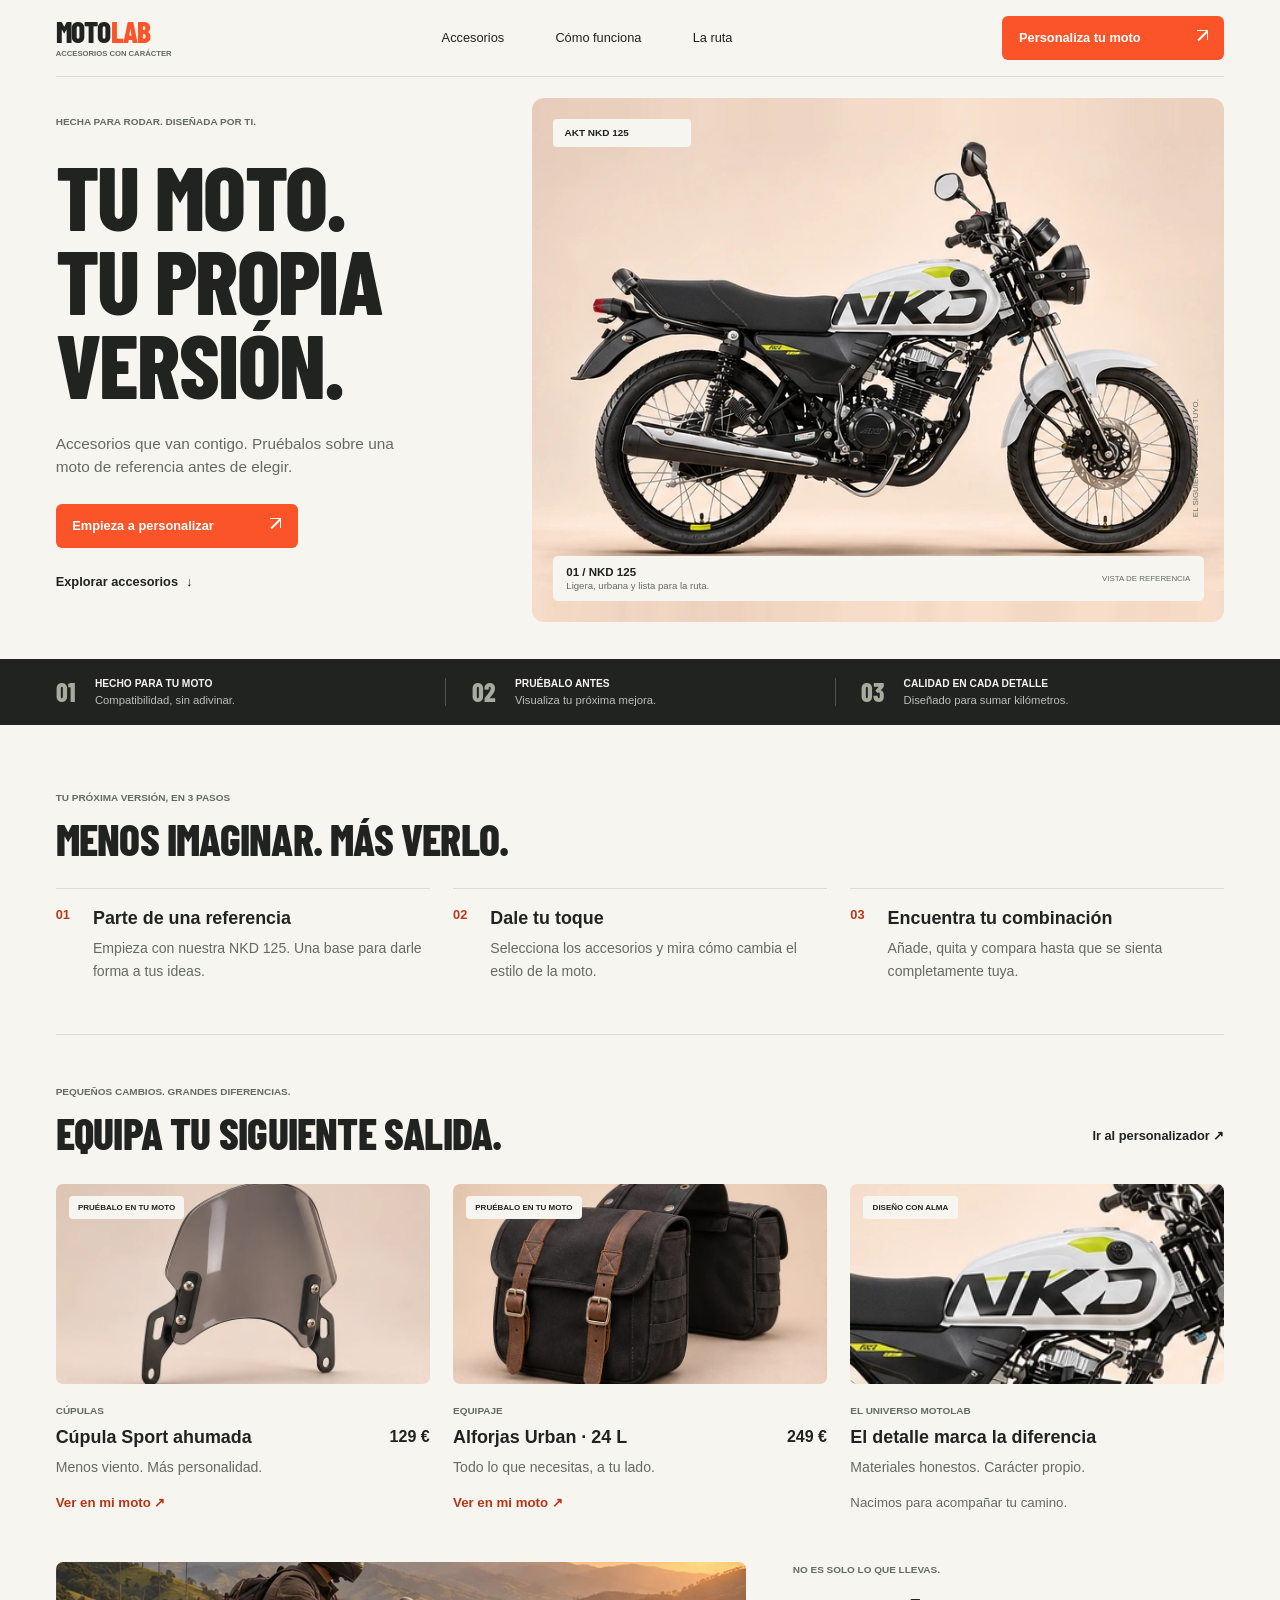
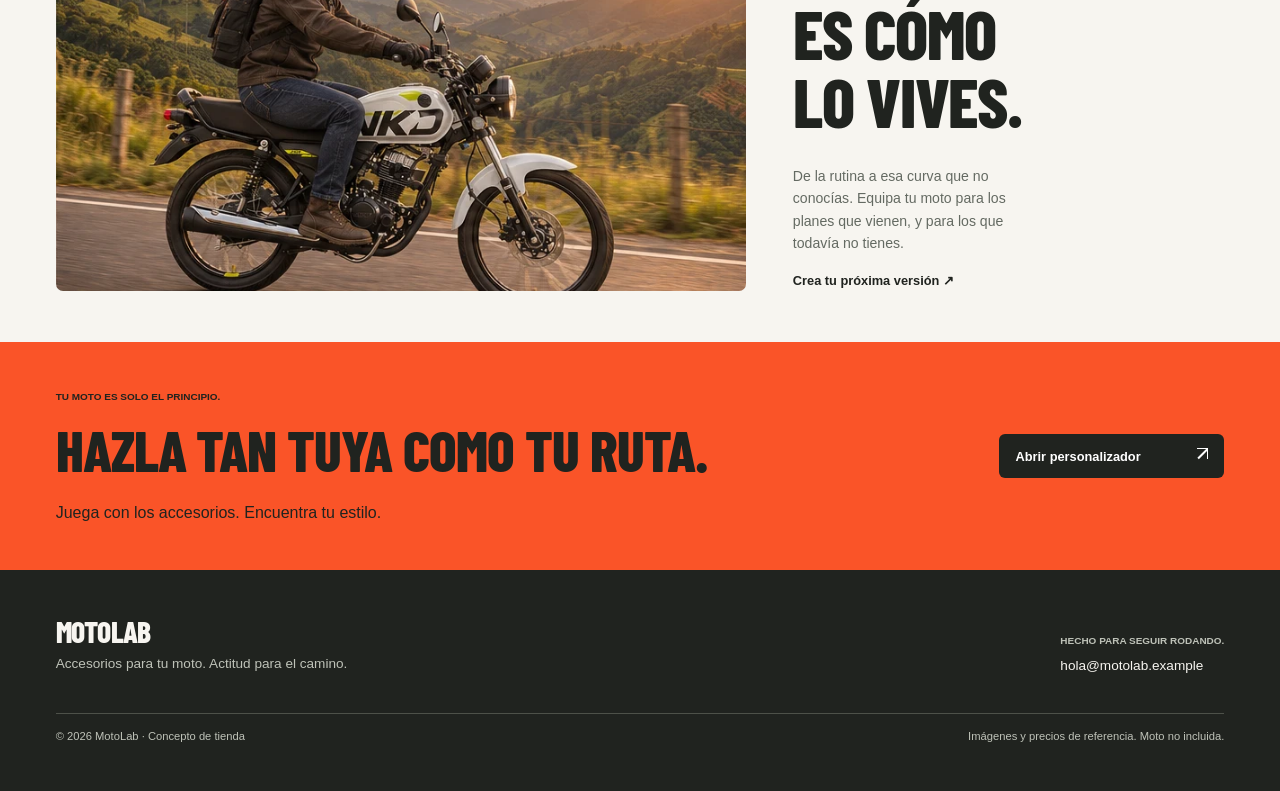
<file: frontend/index.html>
<!doctype html>
<html lang="es">
<head>
  <meta charset="utf-8">
  <meta name="viewport" content="width=device-width, initial-scale=1">
  <meta name="theme-color" content="#f7f5f0">
  <title>MotoLab · Tu estilo NKD</title>
  <link rel="stylesheet" href="css/base.css">
  <link rel="stylesheet" href="css/inicio.css">
  <script type="module" src="js/inicio.js"></script>
</head>
<body>
  <a href="#contenido" class="skip">Saltar al contenido</a>
  <header class="topbar wrap">
    <a class="brand" href="index.html" aria-label="MotoLab, inicio">MOTO<span>LAB</span><small>Accesorios con carácter</small></a>
    <nav aria-label="Navegación principal"><a href="#accesorios">Accesorios</a><a href="#pasos">Cómo funciona</a><a href="#ruta">La ruta</a></nav>
    <a class="btn" href="editor.html">Personaliza tu moto <span aria-hidden="true">↗</span></a>
  </header>
  <main id="contenido">
    <section class="hero wrap" aria-labelledby="titulo">
      <div class="hero-copy">
        <p class="eyebrow">Hecha para rodar. Diseñada por ti.</p>
        <h1 id="titulo">Tu moto.<br>Tu propia<br>versión.</h1>
        <p class="intro">Accesorios que van contigo. Pruébalos sobre una moto de referencia antes de elegir.</p>
        <a class="btn" href="editor.html">Empieza a personalizar <span aria-hidden="true">↗</span></a>
        <a class="text-link" href="#accesorios">Explorar accesorios <span aria-hidden="true">↓</span></a>
      </div>
      <figure class="bike-card">
        <img src="assets/img/nkd-125.webp" width="768" height="610" fetchpriority="high" alt="AKT NKD 125 blanca de perfil, con asiento negro y ruedas de radios">
        <span class="tag model-tag">AKT NKD 125</span>
        <span class="vertical-note">El siguiente nivel es tuyo.</span>
        <figcaption><div><strong>01 / NKD 125</strong><small>Ligera, urbana y lista para la ruta.</small></div><span>Vista de referencia</span></figcaption>
      </figure>
    </section>
    <div class="benefits"><ul class="wrap">
      <li><b>01</b><div><strong>Hecho para tu moto</strong><small>Compatibilidad, sin adivinar.</small></div></li>
      <li><b>02</b><div><strong>Pruébalo antes</strong><small>Visualiza tu próxima mejora.</small></div></li>
      <li><b>03</b><div><strong>Calidad en cada detalle</strong><small>Diseñado para sumar kilómetros.</small></div></li>
    </ul></div>
    <section id="pasos" class="wrap section" data-reveal>
      <p class="eyebrow">Tu próxima versión, en 3 pasos</p>
      <h2>Menos imaginar. Más verlo.</h2>
      <ol class="steps">
        <li><div><h3>Parte de una referencia</h3><p>Empieza con nuestra NKD 125. Una base para darle forma a tus ideas.</p></div></li>
        <li><div><h3>Dale tu toque</h3><p>Selecciona los accesorios y mira cómo cambia el estilo de la moto.</p></div></li>
        <li><div><h3>Encuentra tu combinación</h3><p>Añade, quita y compara hasta que se sienta completamente tuya.</p></div></li>
      </ol>
    </section>
    <section id="accesorios" class="wrap section catalog" data-reveal>
      <p class="eyebrow">Pequeños cambios. Grandes diferencias.</p>
      <div class="section-heading"><h2>Equipa tu siguiente salida.</h2><a class="text-link" href="editor.html">Ir al personalizador ↗</a></div>
      <div class="grid" id="productos">
        <article class="feature"><div class="tile"><img loading="lazy" src="assets/img/detalle.webp" alt="Detalle del depósito y el motor de la NKD"><span class="tag">Diseño con alma</span></div><p class="eyebrow">El universo MotoLab</p><h3>El detalle marca la diferencia</h3><p>Materiales honestos. Carácter propio.</p><small>Nacimos para acompañar tu camino.</small></article>
      </div>
    </section>
    <section class="wrap route" id="ruta" data-reveal>
      <img loading="lazy" src="assets/img/ruta.webp" alt="Motociclista en una carretera de montaña al atardecer">
      <div><p class="eyebrow">No es solo lo que llevas.</p><h2>Es cómo<br>lo vives.</h2><p>De la rutina a esa curva que no conocías. Equipa tu moto para los planes que vienen, y para los que todavía no tienes.</p><a class="text-link" href="editor.html">Crea tu próxima versión ↗</a></div>
    </section>
    <section class="cta"><div class="wrap"><div><p class="eyebrow">Tu moto es solo el principio.</p><h2>Hazla tan tuya como tu ruta.</h2><p>Juega con los accesorios. Encuentra tu estilo.</p></div><a class="btn dark" href="editor.html">Abrir personalizador <span aria-hidden="true">↗</span></a></div></section>
  </main>
  <footer><div class="wrap"><div class="footer-main"><div><strong class="brand">MOTOLAB</strong><p>Accesorios para tu moto. Actitud para el camino.</p></div><div><p class="eyebrow">Hecho para seguir rodando.</p><a href="mailto:hola@motolab.example">hola@motolab.example</a></div></div><div class="fineprint"><span>© 2026 MotoLab · Concepto de tienda</span><span>Imágenes y precios de referencia. Moto no incluida.</span></div></div></footer>
</body>
</html>
</file>
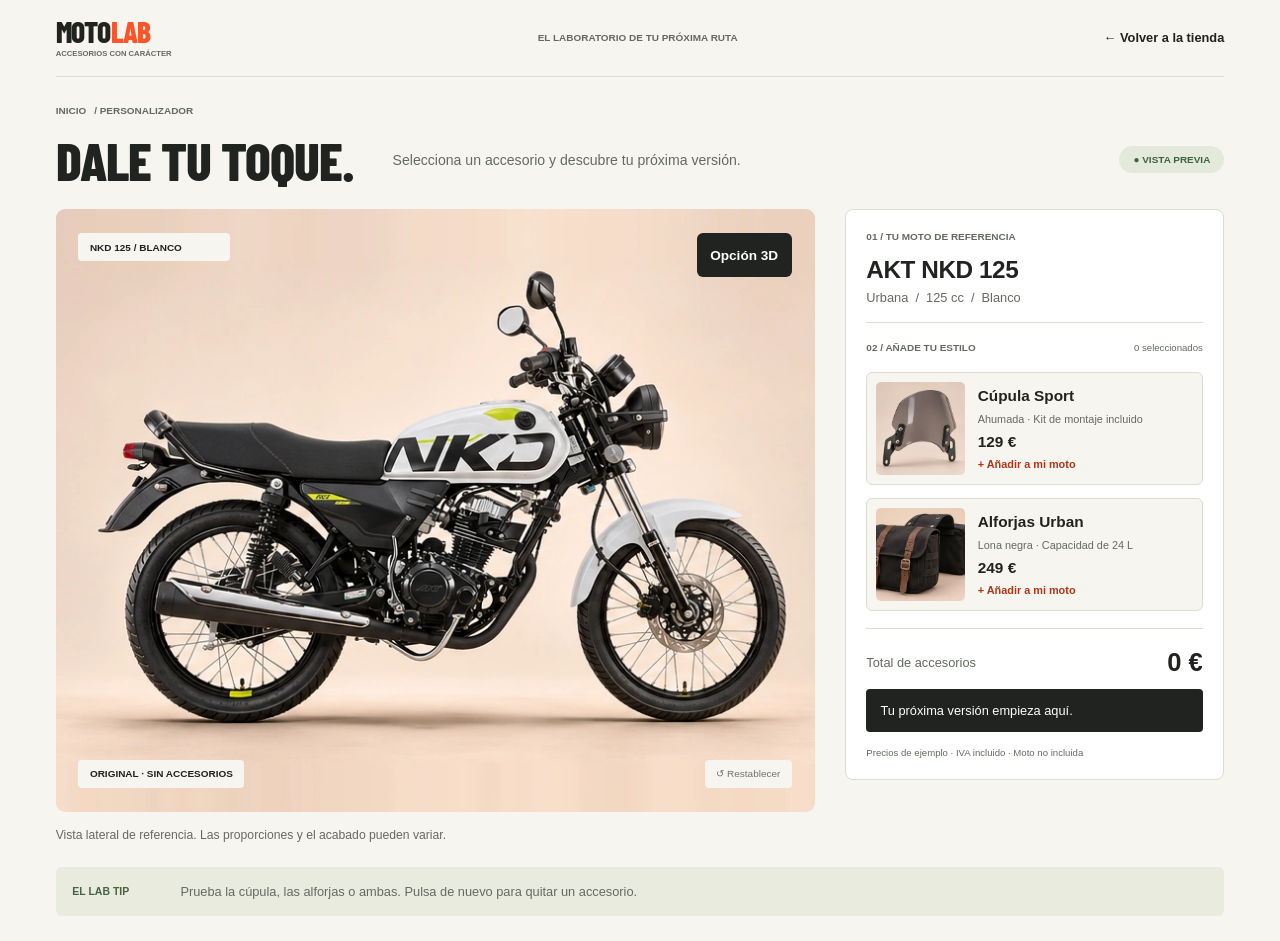
<file: frontend/editor.html>
<!doctype html>
<html lang="es">
<head>
  <meta charset="utf-8">
  <meta name="viewport" content="width=device-width, initial-scale=1">
  <meta name="theme-color" content="#f7f5f0">
  <title>Personaliza tu NKD 125 · MotoLab</title>
  <link rel="stylesheet" href="css/base.css">
  <link rel="stylesheet" href="css/editor.css">
  <script type="module" src="js/editor.js"></script>
</head>
<body>
  <a class="skip" href="#contenido">Saltar al contenido</a>
  <header class="topbar wrap">
    <a class="brand" href="index.html" aria-label="MotoLab, inicio">MOTO<span>LAB</span><small>Accesorios con carácter</small></a>
    <span class="eyebrow studio">El laboratorio de tu próxima ruta</span>
    <a class="text-link" href="index.html">← Volver a la tienda</a>
  </header>
  <main class="wrap editor" id="contenido">
    <nav class="eyebrow crumbs" aria-label="Ruta de navegación"><a href="index.html">Inicio</a> / Personalizador</nav>
    <div class="editor-title"><h1>Dale tu toque.</h1><p>Selecciona un accesorio y descubre tu próxima versión.</p><span class="preview">● Vista previa</span></div>
    <div class="workbench">
      <figure><div class="scene">
        <img class="base-bike" src="assets/img/nkd-125.webp" width="768" height="610" alt="Vista lateral de la NKD 125 blanca">
        <div id="capas" aria-hidden="true"></div>
        <button type="button" id="cambiar-vista" aria-controls="visor" aria-expanded="false" hidden>Opción 3D</button>
        <canvas id="visor" tabindex="0" aria-label="Modelo 3D de la NKD 125" aria-describedby="ayuda-visor" hidden></canvas>
        <span class="tag model-tag">NKD 125 / Blanco</span>
        <div class="scene-controls"><span class="tag" id="combinacion">Original · Sin accesorios</span><button class="tag" id="reset" type="button">↺ Restablecer</button></div>
      </div><figcaption id="ayuda-visor" aria-live="polite">Vista lateral de referencia. Las proporciones y el acabado pueden variar.</figcaption></figure>
      <section class="panel" aria-label="Configuración de accesorios">
        <p class="eyebrow">01 / Tu moto de referencia</p><h2>AKT NKD 125</h2><p class="description">Urbana &nbsp;/&nbsp; 125 cc &nbsp;/&nbsp; Blanco</p>
        <div class="panel-subhead"><span class="eyebrow">02 / Añade tu estilo</span><small id="cantidad">0 seleccionados</small></div>
        <div id="opciones"></div><noscript>Activa JavaScript para probar los accesorios.</noscript>
        <div class="total"><span>Total de accesorios</span><strong id="precio">0 €</strong></div>
        <p id="estado" class="message" role="status"></p><small class="disclaimer">Precios de ejemplo · IVA incluido · Moto no incluida</small>
      </section>
    </div>
    <aside class="tip"><strong>El Lab Tip</strong><span>Prueba la cúpula, las alforjas o ambas. Pulsa de nuevo para quitar un accesorio.</span></aside>
  </main>
</body>
</html>
</file>
<file: frontend/css/base.css>
@font-face {
  font-family: "Barlow Condensed";
  src: url("../assets/fonts/barlow-condensed-800.woff2") format("woff2");
  font-weight: 800;
  font-display: swap;
}
:root {
  --paper: #f7f5f0;
  --ink: #20231f;
  --muted: #646a62;
  --orange: #fa5428;
  --line: #dcdcd4;
  --display: "Barlow Condensed", Impact, sans-serif;
  color: var(--ink);
  background: var(--paper);
  font-family: Arial, Helvetica, sans-serif;
  scroll-behavior: smooth;
}
* { box-sizing: border-box; }
body, figure, h1, h2, h3, p { margin: 0; }
img { display: block; max-width: 100%; }
button { font: inherit; cursor: pointer; }
a { color: inherit; text-decoration: none; }
a:focus-visible, button:focus-visible { outline: 3px solid #225bbc; outline-offset: 4px; }
.wrap { width: min(91.3%, 1440px); margin-inline: auto; }
h1, h2, .brand { font-family: var(--display); font-weight: 800; text-transform: uppercase; }
h1, h2 { line-height: .97; letter-spacing: -.018em; }
h2 { font-size: clamp(2rem, 3.4vw, 3.6rem); }
h3 { font-size: clamp(1rem, 1.4vw, 1.35rem); line-height: 1.25; }
.eyebrow, .tag, .preview { font-size: clamp(.6rem, .78vw, .75rem); font-weight: 700; text-transform: uppercase; }
.eyebrow { color: var(--muted); }
.topbar { display: flex; align-items: center; justify-content: space-between; gap: 1.5rem; min-height: clamp(68px, 6vw, 94px); border-bottom: 1px solid var(--line); }
.brand { display: inline-block; font-size: clamp(1.65rem, 2.3vw, 2.4rem); line-height: .88; letter-spacing: -.025em; }
.brand span { color: var(--orange); }
.brand small { display: block; margin-top: .32rem; font: 600 clamp(.47rem, .6vw, .64rem)/1 Arial, sans-serif; color: var(--muted); letter-spacing: 0; }
.btn { display: inline-flex; align-items: center; justify-content: space-between; gap: clamp(1.5rem, 4vw, 4rem); border-radius: 6px; background: var(--orange); color: #fff; padding: .9em 1.3em; min-height: 44px; font-size: clamp(.8rem, 1vw, 1rem); font-weight: 700; }
.btn span { position: relative; width: .9em; height: .9em; font-size: 1.1rem; color: transparent; }
.btn span::before, .btn span::after { content: ""; position: absolute; }
.btn span::before { width: 85%; height: 1.5px; right: 0; top: 0; background: white; transform-origin: right center; transform: rotate(-45deg); }
.btn span::after { width: 60%; height: 60%; top: 0; right: 0; border-top: 1.5px solid white; border-right: 1.5px solid white; }
.btn:hover { background: #d94720; }
.btn.dark { background: var(--ink); }
.btn.dark:hover { background: #383c35; }
.text-link { display: inline-flex; align-items: center; gap: .5rem; font-size: clamp(.8rem, 1vw, 1rem); font-weight: 600; }
.text-link:hover, nav a:hover { text-decoration: underline; text-underline-offset: 4px; }
.tag { display: inline-block; border: 0; background: var(--paper); color: var(--ink); border-radius: 4px; padding: .85em 1.15em; }
.model-tag { position: absolute; left: 3%; top: 4%; min-width: 20%; }
.skip { position: fixed; z-index: 4; top: .5rem; left: .5rem; transform: translateY(-170%); background: white; padding: .75rem; }
.skip:focus { transform: none; }
@media (prefers-reduced-motion: reduce) { :root { scroll-behavior: auto; } }
[hidden] { display: none !important; }
.sr-only { position: absolute; width: 1px; height: 1px; overflow: hidden; clip-path: inset(50%); white-space: nowrap; }
</file>
<file: frontend/css/inicio.css>
.topbar nav { display: flex; gap: clamp(1.3rem, 4vw, 4rem); font-size: clamp(.8rem, 1vw, 1rem); }
.hero { display: grid; grid-template-columns: .65fr 1fr; gap: 2.3%; padding-block: clamp(1rem, 1.65vw, 2rem); }
.hero-copy { display: flex; flex-direction: column; align-items: flex-start; justify-content: space-between; gap: 1rem; padding-block: 1.4vw 2.6vw; }
.hero h1 { font-size: clamp(3.8rem, 7vw, 7.6rem); line-height: .94; }
.intro { color: var(--muted); font-size: clamp(.95rem, 1.2vw, 1.25rem); line-height: 1.5; max-width: 24em; }
.bike-card { position: relative; border-radius: 12px; overflow: hidden; align-self: stretch; background: #e2d5c7; }
.bike-card > img { width: 100%; height: 100%; object-fit: cover; aspect-ratio: 1.32; }
.bike-card figcaption { position: absolute; inset: auto 3% 4%; display: flex; align-items: center; justify-content: space-between; gap: .5rem; padding: .85em 1.15em; border-radius: 5px; background: var(--paper); font-size: clamp(.7rem, .9vw, .95rem); }
.bike-card figcaption small { display: block; color: var(--muted); margin-top: .25em; }
.bike-card figcaption > span, .vertical-note { text-transform: uppercase; color: var(--muted); font-size: clamp(.45rem, .62vw, .65rem); }
.vertical-note { position: absolute; right: 3.5%; bottom: 20%; writing-mode: vertical-rl; transform: rotate(180deg); }
.benefits, footer { background: var(--ink); color: var(--paper); }
.benefits ul { display: grid; grid-template-columns: repeat(3, 1fr); list-style: none; padding: 1.45vw 0; }
.benefits li { display: flex; align-items: center; gap: 1.5vw; padding-left: 2vw; border-left: 1px solid #51544c; }
.benefits li:first-child { border: 0; padding-left: 0; }
.benefits b { font: 800 clamp(1.35rem, 2vw, 2rem)/1 var(--display); color: #a6ab9e; }
.benefits strong, .benefits small { display: block; }
.benefits strong { font-size: clamp(.6rem, .8vw, .8rem); text-transform: uppercase; }
.benefits small { margin-top: .5em; font-size: clamp(.7rem, .88vw, .9rem); color: #bebfb6; }
.section { padding-block: clamp(2.5rem, 4vw, 4.5rem); scroll-margin-top: 1rem; }
.section h2, .route h2, .cta h2 { margin-block: .35em .45em; }
.steps, .grid { display: grid; grid-template-columns: repeat(3, minmax(0, 1fr)); gap: 2%; }
.steps { padding: 0; margin: 1.7rem 0 0; list-style: none; counter-reset: paso; }
.steps li { display: flex; gap: 1.8vw; border-top: 1px solid var(--line); padding-top: 1.4vw; counter-increment: paso; }
.steps li::before { content: counter(paso, decimal-leading-zero); color: #b83918; font-size: .8rem; font-weight: bold; }
.steps p, .grid article > p:not(.eyebrow), .route p:not(.eyebrow) { color: var(--muted); margin-top: .6em; font-size: clamp(.88rem, 1vw, 1.05rem); line-height: 1.6; }
.steps p { max-width: 25em; }
.catalog { border-top: 1px solid var(--line); padding-bottom: 0; }
.section-heading, .product-title, .cta .wrap, .footer-main, .fineprint { display: flex; align-items: center; justify-content: space-between; gap: 1.2rem; }
.section-heading { margin-bottom: .65rem; }
.tile { position: relative; aspect-ratio: 1.87; border-radius: 7px; overflow: hidden; }
.tile img, .route > img { width: 100%; height: 100%; object-fit: cover; }
.tile .tag { position: absolute; left: 3.5%; top: 6%; font-size: clamp(.5rem, .58vw, .65rem); }
.grid .eyebrow { margin-block: 1.3rem .6rem; }
.product-title strong { white-space: nowrap; }
.grid .text-link, .feature small { display: inline-block; margin-top: 1.2em; font-size: .83rem; }
.grid .text-link { color: #b53615; }
.feature small { color: var(--muted); }
.route { display: grid; grid-template-columns: 1.6fr 1fr; gap: 4%; align-items: center; margin-block: clamp(2.4rem, 4vw, 5rem); }
.route > img { aspect-ratio: 2.1; border-radius: 7px; }
.route h2 { font-size: clamp(3rem, 5.4vw, 5.8rem); }
.route p { max-width: 30ch; }
.route .text-link { margin-top: 1.4em; }
.cta { background: var(--orange); }
.cta .wrap, footer .wrap { padding-block: clamp(2rem, 3.8vw, 4.5rem); }
.cta .eyebrow { color: var(--ink); }
.cta h2 { font-size: clamp(2.6rem, 4.5vw, 5rem); }
footer p, footer a { font-size: .85rem; }
.footer-main p, .fineprint { color: #bec2b8; }
.footer-main p { margin-block: .6rem; }
.fineprint { border-top: 1px solid #4d5149; margin-top: 2rem; padding-top: 1rem; font-size: .7rem; }
@media (prefers-reduced-motion: no-preference) {
  .enter { animation: reveal .55s ease-out both; }
  @keyframes reveal { from { opacity: .25; transform: translateY(14px); } to { opacity: 1; transform: translateY(0); } }
}
@media (max-width: 760px) {
  .topbar { flex-wrap: wrap; padding-block: 1rem .75rem; gap: .9rem; }
  .topbar nav { order: 3; width: 100%; justify-content: space-between; }
  .hero { grid-template-columns: 1fr; gap: 1.3rem; }
  .hero-copy { gap: 1.1rem; }
  .hero h1 { font-size: clamp(4rem, 13vw, 6rem); }
  .bike-card > img { aspect-ratio: 1.32; }
  .benefits ul { padding-block: 1rem; }
  .benefits li { align-items: flex-start; gap: .45rem; flex-direction: column; }
  .steps, .grid { grid-template-columns: 1fr; gap: 1.6rem; }
  .steps li { padding-top: 1rem; gap: 1rem; }
  .section-heading, .cta .wrap { align-items: flex-start; flex-direction: column; gap: .5rem; }
  .section-heading { margin-bottom: 1.4rem; }
  .route { grid-template-columns: 1fr; gap: 1.5rem; }
  .footer-main, .fineprint { align-items: flex-start; flex-wrap: wrap; }
}
</file>
<file: frontend/css/editor.css>
.crumbs { display: flex; gap: .5rem; margin-block: 2.2vw 1.4vw; }
.editor-title { display: flex; align-items: center; gap: 3vw; margin-bottom: 1.8vw; }
.editor-title h1 { font-size: clamp(2.8rem, 4.2vw, 4.6rem); }
.editor-title p, figure figcaption, .description, .panel-subhead small, .total span, .tip span, .disclaimer { color: var(--muted); }
.editor-title p { font-size: clamp(.85rem, 1.1vw, 1.1rem); }
.preview { margin-left: auto; white-space: nowrap; background: #e3eadb; color: #42613d; padding: .8em 1.4em; border-radius: 2em; }
.workbench { display: grid; grid-template-columns: 2fr 1fr; align-items: start; gap: 2.6%; }
.scene { position: relative; overflow: hidden; border-radius: 9px; background: #e6d6c6; }
#visor { display: block; width: 100%; aspect-ratio: 768 / 610; height: auto; touch-action: none; cursor: grab; background: radial-gradient(ellipse at 48% 43%, #fbf7ec, #e7dfce 74%, #cfc8b8); }
#visor:active { cursor: grabbing; }
#visor:focus-visible { outline: 3px solid #225bbc; outline-offset: -4px; }
#cambiar-vista { position: absolute; top: 4%; right: 3%; z-index: 1; min-height: 44px; padding: .65em 1em; border: 0; border-radius: 6px; background: var(--ink); color: white; font-size: .85rem; font-weight: 700; }
#cambiar-vista:enabled:hover { background: #393e36; }
#cambiar-vista:disabled { background: var(--muted); cursor: default; }
.model-tag, #combinacion { pointer-events: none; }
.base-bike { width: 100%; height: auto; }
.scene-controls { position: absolute; inset: auto 3% 4%; display: flex; justify-content: space-between; align-items: center; gap: .4rem; }
.scene-controls button { text-transform: none; font-weight: 500; }
.scene-controls button:disabled { color: #71756e; cursor: default; }
.scene-controls button:enabled:hover { background: var(--ink); color: white; }
.layer { position: absolute; height: auto; pointer-events: none; }
.layer-cupula { width: 7.6%; height: 18%; left: 72%; top: 16.2%; }
.layer-alforjas { width: 22%; left: 10%; top: 38.4%; }
figure figcaption { margin-top: 1rem; font-size: clamp(.72rem, .95vw, .95rem); }
.panel { background: #fff; border: 1px solid var(--line); border-radius: 8px; padding: clamp(1rem, 1.6vw, 2rem); }
.panel h2 { font: 700 clamp(1.3rem, 1.9vw, 2rem)/1.2 Arial, sans-serif; text-transform: none; margin-block: .55em .25em; }
.description, .total span { font-size: clamp(.8rem, 1vw, 1rem); }
.panel-subhead, .total { display: flex; align-items: center; justify-content: space-between; gap: .5rem; padding-block: 1.5vw; border-top: 1px solid var(--line); margin-top: 1.3vw; }
.panel-subhead small, .disclaimer { font-size: clamp(.6rem, .75vw, .75rem); }
#opciones { display: grid; gap: 1vw; }
.option { width: 100%; display: grid; grid-template-columns: 28% 1fr; gap: 1vw; text-align: left; align-items: center; padding: .7vw; border: 1px solid var(--line); border-radius: 6px; background: var(--paper); color: var(--ink); }
.option[aria-pressed="true"] { border-color: var(--orange); background: #fff1e8; }
.option:hover { border-color: var(--orange); }
.option img { width: 100%; aspect-ratio: .95; object-fit: cover; border-radius: 5px; }
.option-copy { display: grid; gap: .6vw; }
.option-copy strong, .option-price { font-size: clamp(.86rem, 1.2vw, 1.2rem); }
.option-copy small { color: var(--muted); font-size: clamp(.68rem, .8vw, .85rem); }
.option-copy .action { color: #af3617; font-weight: 700; }
.total { padding-bottom: .9vw; }
.total strong { font-size: clamp(1.5rem, 2vw, 2.1rem); }
.message { background: var(--ink); border-radius: 4px; color: white; padding: 1.1em; font-size: clamp(.8rem, .96vw, .97rem); }
.disclaimer { display: block; margin-top: 1.2vw; }
.tip { display: flex; align-items: center; gap: 4vw; padding: 1.3em; margin-block: 2vw; background: #e9ebdf; border-radius: 6px; font-size: clamp(.8rem, .96vw, 1rem); }
.tip strong { white-space: nowrap; text-transform: uppercase; font-size: .82em; color: #486241; }
@media (max-width: 760px) {
  .studio { display: none; }
  .editor { padding-bottom: 1rem; }
  .crumbs { margin-block: 1.3rem; }
  .editor-title { flex-wrap: wrap; gap: .7rem; margin-bottom: 1.2rem; }
  .editor-title p { order: 3; width: 100%; }
  .preview { padding: .65em; }
  .workbench { grid-template-columns: 1fr; gap: 1.2rem; }
  .panel-subhead, .total { padding-block: 1rem; margin-top: 1rem; }
  #opciones { gap: .75rem; }
  .option { padding: .65rem; grid-template-columns: 4.7rem 1fr; gap: 1rem; }
  .option-copy { gap: .35rem; }
  .disclaimer, .tip { margin-top: 1rem; }
}
</file>
